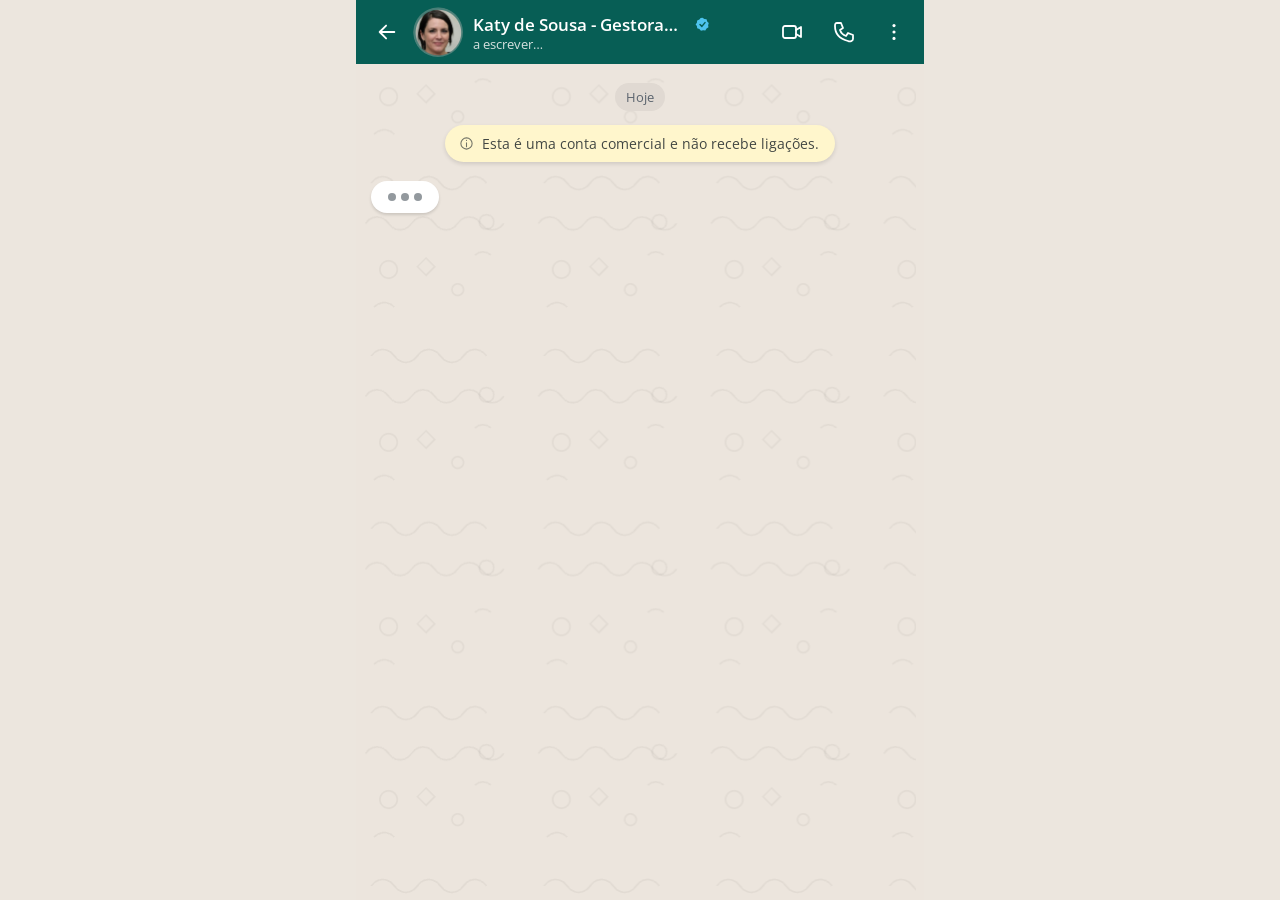
<file: conversa.html>
<!doctype html>
<html lang="pt"><head><meta charset="UTF-8"><meta name="viewport" content="width=device-width,initial-scale=1,interactive-widget=resizes-content"><title>Nova Card — Conversa</title><link rel="icon" href="assets/nova-logo.png"><link rel="stylesheet" href="conversa.css"><script src="conversa.js" defer></script>
  <!-- Meta Pixel Code -->
  <script>
  !function(f,b,e,v,n,t,s)
  {if(f.fbq)return;n=f.fbq=function(){n.callMethod?
  n.callMethod.apply(n,arguments):n.queue.push(arguments)};
  if(!f._fbq)f._fbq=n;n.push=n;n.loaded=!0;n.version='2.0';
  n.queue=[];t=b.createElement(e);t.async=!0;
  t.src=v;s=b.getElementsByTagName(e)[0];
  s.parentNode.insertBefore(t,s)}(window, document,'script',
  'https://connect.facebook.net/en_US/fbevents.js');
  fbq('init', '1238580704010895');
  fbq('track', 'PageView');
  </script>
  <!-- End Meta Pixel Code -->

  <!-- UTMIFY SCRIPT -->
  <script
    src="https://cdn.utmify.com.br/scripts/utms/latest.js"
    data-utmify-prevent-xcod-sck
    data-utmify-prevent-subids
    async
    defer
  ></script>
  <!-- END UTMIFY -->
  <script>
    window.pixelId = "69f3308425c7d3cc4f8da0a2";
    var a = document.createElement("script");
    a.setAttribute("async", "");
    a.setAttribute("defer", "");
    a.setAttribute("src", "https://cdn.utmify.com.br/scripts/pixel/pixel.js");
    document.head.appendChild(a);
  </script>
</head>
<body>
  <noscript><img height="1" width="1" style="display:none"
  src="https://www.facebook.com/tr?id=1238580704010895&ev=PageView&noscript=1"
  /></noscript>
<main class="chat">
<header><a href="index.html" aria-label="Voltar à oferta"><svg viewBox="0 0 24 24"><path d="M20 12H4m7-7-7 7 7 7"/></svg></a><img src="assets/katy-avatar-2x.png" alt="Katy de Sousa"><div class="contact"><strong title="Katy de Sousa - Gestora de Conta">Katy de Sousa - Gestora…</strong><span id="presence">online</span></div><svg class="verified" viewBox="0 0 24 24" aria-label="Selo da referência"><path fill="currentColor" d="m12 1 3 2 3.5.5 1 3.5 2.5 2.5-1 3.5.5 3.5-3 2-2 3-3.5-.5-3.5 1L7 19l-3.5-1L3 14.5 1 12l2-3 .5-3.5L7 4l2-2.5Z"/><path d="m8 12 3 3 5-6" fill="none" stroke="#075e55" stroke-width="2.4" stroke-linecap="round" stroke-linejoin="round"/></svg><svg class="header-icon" viewBox="0 0 24 24" aria-hidden="true"><rect x="3" y="6" width="13" height="12" rx="2"/><path d="m16 10 5-3v10l-5-3"/></svg><svg class="header-icon" viewBox="0 0 24 24" aria-hidden="true"><path d="M5 3h4l2 5-3 2c1 3 3 5 6 6l2-3 5 2v4c0 2-3 3-5 2C8 19 3 14 3 6c0-2 0-3 2-3Z"/></svg><svg class="menu-icon" viewBox="0 0 24 24" aria-hidden="true"><circle cx="12" cy="5" r="1.7"/><circle cx="12" cy="12" r="1.7"/><circle cx="12" cy="19" r="1.7"/></svg></header>
<section id="messages" class="messages" aria-label="Conversa"><div class="day">Hoje</div><div class="business"><svg class="business-icon" viewBox="0 0 24 24" aria-hidden="true"><circle cx="12" cy="12" r="9"/><path d="M12 11v6m0-10v.1"/></svg><span>Esta é uma conta comercial e não recebe ligações.</span></div></section>
<section id="composer" class="composer" aria-label="Responder"></section>
</main></body></html>
</file>
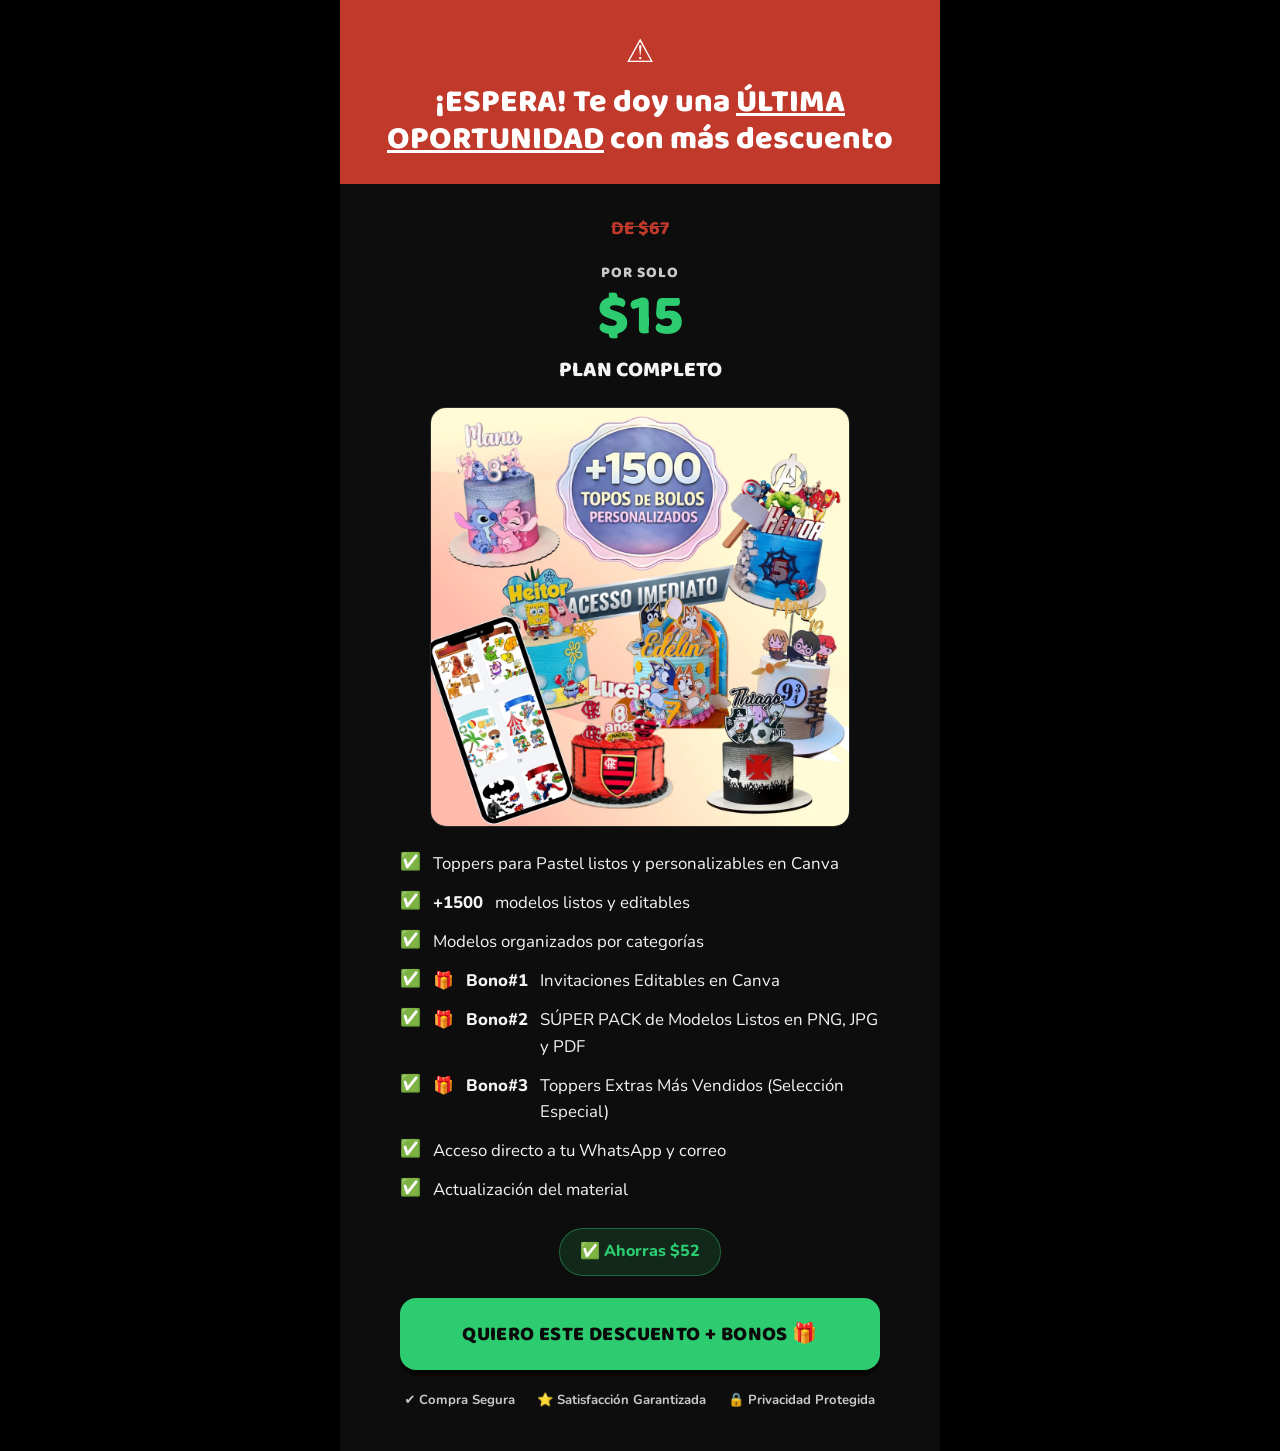
<file: oferta-final.html>
<!doctype html>
<html lang="es">
<head>
  <!-- Facebook Pixel Code -->
  <script>
    !function(f,b,e,v,n,t,s)
    {if(f.fbq)return;n=f.fbq=function(){n.callMethod?
    n.callMethod.apply(n,arguments):n.queue.push(arguments)};
    if(!f._fbq)f._fbq=n;n.push=n;n.loaded=!0;n.version='2.0';
    n.queue=[];t=b.createElement(e);t.async=!0;
    t.src=v;s=b.getElementsByTagName(e)[0];
    s.parentNode.insertBefore(t,s)
    }(window, document,'script',
    'https://connect.facebook.net/en_US/fbevents.js');

    fbq('init', '3074399056239002');
    fbq('track', 'PageView');
    fbq('track', 'ViewContent');
  </script>
  <!-- End Facebook Pixel Code -->

  <!-- UTMIFY SCRIPT -->
  <script
    src="https://cdn.utmify.com.br/scripts/utms/latest.js"
    data-utmify-prevent-xcod-sck
    data-utmify-prevent-subids
    async
    defer
  ></script>
  <!-- END UTMIFY -->
  <script>
    window.pixelId = "6aa0a7273f0eaddaac35fe1f";
    var a = document.createElement("script");
    a.setAttribute("async", "");
    a.setAttribute("defer", "");
    a.setAttribute("src", "https://cdn.utmify.com.br/scripts/pixel/pixel.js");
    document.head.appendChild(a);
  </script>

<meta charset="utf-8">
<meta name="viewport" content="width=device-width, initial-scale=1">
<title>Última oportunidad — +1500 Toppers para Pastel</title>
<meta name="description" content="Última oportunidad: el Plan Completo de +1500 toppers para pastel con más descuento.">
<meta name="robots" content="noindex">

<link rel="preconnect" href="https://fonts.googleapis.com">
<link rel="preconnect" href="https://fonts.gstatic.com" crossorigin>
<link rel="stylesheet" href="https://fonts.googleapis.com/css2?family=Baloo+2:wght@600;700;800&family=Nunito:ital,wght@0,400;0,600;0,700;0,800;1,800&display=swap">

<style>
:root{
  color-scheme: dark;
  --wrap: 600px;
  --red:#c0392b;
  --green:#2ecc71;
  --green-dark:#27ae60;
  --ink:#f4f4f4;
  --ink-soft:#c9c9c9;
  --bg:#0d0d0d;
  --card:#161616;
  --line:#2a2a2a;
}
*{box-sizing:border-box}
html{-webkit-text-size-adjust:100%}
body{
  margin:0;background:#000;
  font-family:'Nunito',system-ui,-apple-system,Segoe UI,Roboto,sans-serif;
  color:var(--ink);line-height:1.6;
}
img{display:block;max-width:100%}
h1,h2,h3{font-family:'Baloo 2',system-ui,sans-serif;margin:0;line-height:1.14;text-wrap:balance}
p{margin:0 0 1rem}
p:last-child{margin-bottom:0}
strong{font-weight:800}

.page{max-width:var(--wrap);margin:0 auto;background:var(--bg);min-height:100vh}

.alert{
  background:var(--red);color:#fff;text-align:center;
  padding:26px 20px;
}
.alert .ico{font-size:2rem;display:block;margin-bottom:8px}
.alert h1{font-size:clamp(1.5rem,6.5vw,2rem);font-weight:800}

.inner{padding:30px 20px 40px;text-align:center}

.price-old{color:var(--red);text-decoration:line-through;font-family:'Baloo 2';font-weight:700;font-size:1.2rem}
.price-lead{font-family:'Baloo 2';font-weight:800;letter-spacing:.06em;font-size:.95rem;color:var(--ink-soft);margin:4px 0}
.price-now{font-family:'Baloo 2';font-weight:800;color:var(--green);font-size:clamp(2.8rem,13vw,3.6rem);line-height:1;margin:2px 0 6px}
.plan-name{font-family:'Baloo 2';font-weight:800;font-size:1.35rem;margin-bottom:20px}

.shot{border-radius:16px;overflow:hidden;max-width:420px;margin:0 auto 24px;border:1px solid var(--line)}
.shot img{width:100%;height:auto}

.list{list-style:none;margin:0 auto 24px;padding:0;max-width:30rem;text-align:left;display:flex;flex-direction:column;gap:12px}
.list li{display:flex;gap:12px;align-items:flex-start;font-size:1.05rem;color:var(--ink)}
.list li::before{content:"✅";flex:none;line-height:1.35}

.save{
  display:inline-block;background:rgba(46,204,113,.14);color:var(--green);
  border:1px solid rgba(46,204,113,.4);border-radius:999px;
  font-weight:800;padding:10px 20px;margin-bottom:22px;
}

.cta{
  display:block;width:100%;max-width:30rem;margin:0 auto;border:0;cursor:pointer;
  background:var(--green);color:#0a0a0a;
  font-family:'Baloo 2',sans-serif;font-weight:800;
  font-size:clamp(1rem,4.4vw,1.25rem);letter-spacing:.02em;text-transform:uppercase;
  padding:20px 18px;border-radius:16px;text-align:center;text-decoration:none;
  box-shadow:0 6px 0 rgba(0,0,0,.5);
  transition:transform .08s ease,box-shadow .08s ease,background .12s ease;
}
.cta:hover{background:var(--green-dark)}
.cta:active{transform:translateY(4px);box-shadow:0 2px 0 rgba(0,0,0,.5)}
a:focus-visible,.cta:focus-visible{outline:3px solid #fff;outline-offset:3px}

.trust{display:flex;flex-wrap:wrap;gap:16px 22px;justify-content:center;margin-top:20px;color:var(--ink-soft);font-size:.82rem;font-weight:700}
.trust span{display:inline-flex;align-items:center;gap:6px}

@media (prefers-reduced-motion: reduce){
  *{transition:none!important}
}
</style>
</head>
<body>

<div class="page">

  <div class="alert">
    <span class="ico">⚠️</span>
    <h1>¡ESPERA! Te doy una <span style="text-decoration:underline">ÚLTIMA OPORTUNIDAD</span> con más descuento</h1>
  </div>

  <div class="inner">
    <p class="price-old">DE $67</p>
    <p class="price-lead">POR SOLO</p>
    <p class="price-now">$15</p>
    <p class="plan-name">PLAN COMPLETO</p>

    <figure class="shot">
      <img src="images/plan-completo.webp" width="1080" height="1080" loading="eager" decoding="async"
           alt="Collage del Plan Completo: pasteles decorados alrededor del sello &quot;+1500 toppers de pastel personalizados&quot; y &quot;Acceso inmediato&quot;, con un celular mostrando el catálogo de temas.">
    </figure>

    <ul class="list">
      <li>Toppers para Pastel listos y personalizables en Canva</li>
      <li><strong>+1500</strong> modelos listos y editables</li>
      <li>Modelos organizados por categorías</li>
      <li>🎁 <strong>Bono#1</strong> Invitaciones Editables en Canva</li>
      <li>🎁 <strong>Bono#2</strong> SÚPER PACK de Modelos Listos en PNG, JPG y PDF</li>
      <li>🎁 <strong>Bono#3</strong> Toppers Extras Más Vendidos (Selección Especial)</li>
      <li>Acceso directo a tu WhatsApp y correo</li>
      <li>Actualización del material</li>
    </ul>

    <span class="save">✅ Ahorras $52</span>

    <a class="cta" href="https://pay.hotmart.com/Y107362106A?off=gptkzhzs"
       onclick="if(window.fbq)fbq('track','InitiateCheckout');">
      Quiero este descuento + bonos 🎁
    </a>

    <div class="trust">
      <span>✔️ Compra Segura</span>
      <span>⭐ Satisfacción Garantizada</span>
      <span>🔒 Privacidad Protegida</span>
    </div>
  </div>

</div>

</body>
</html>
</file>
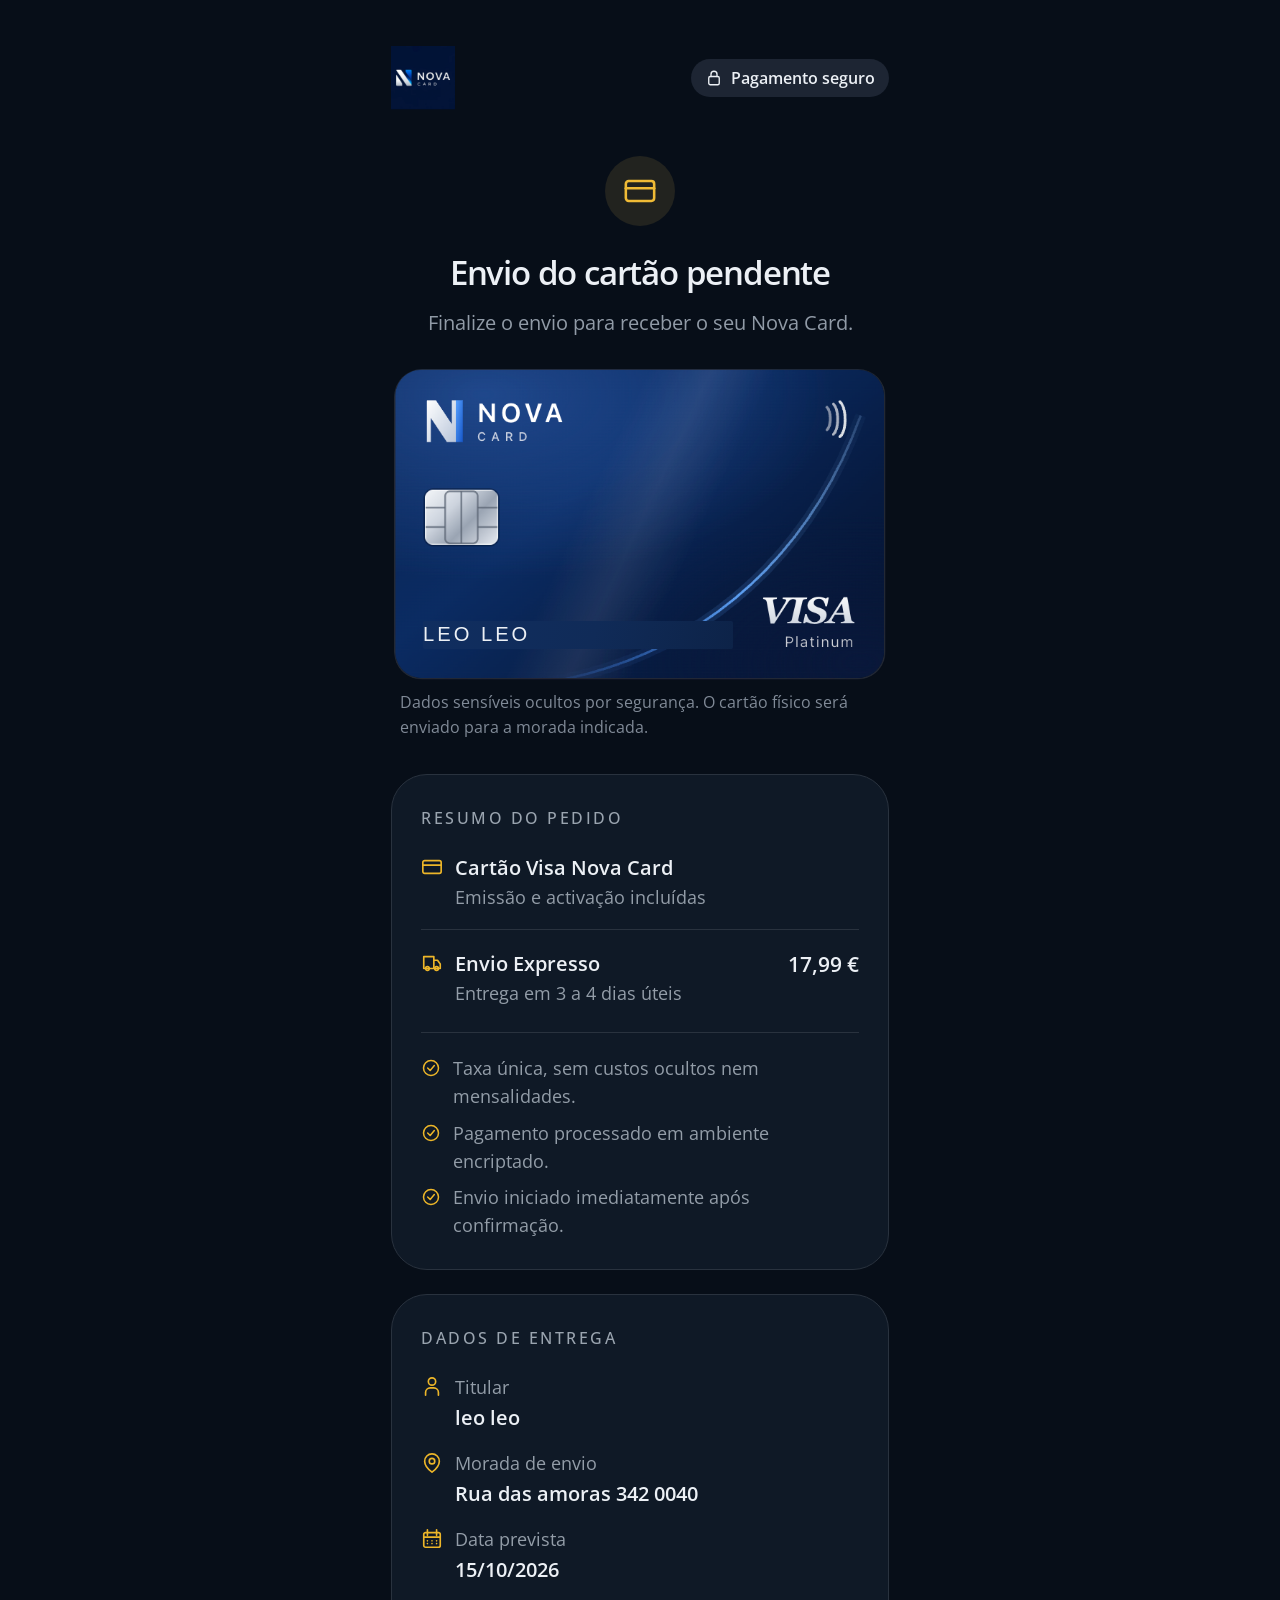
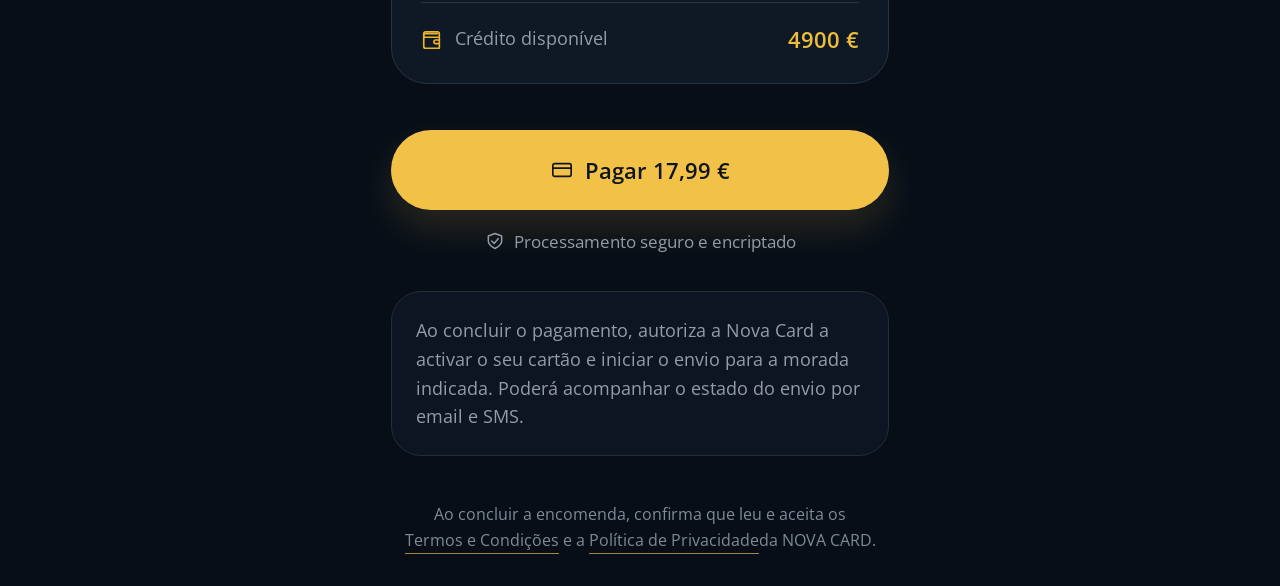
<file: pagamento.html>
<!doctype html>
<html lang="pt">
<head>
  <meta charset="UTF-8">
  <meta name="viewport" content="width=device-width, initial-scale=1">
  <title>Nova Card — Pagamento</title>
  <link rel="icon" href="assets/nova-logo.png">
  <link rel="stylesheet" href="pagamento.css">
  <script src="pagamento.js" defer></script>

  <!-- Meta Pixel Code -->
  <script>
  !function(f,b,e,v,n,t,s)
  {if(f.fbq)return;n=f.fbq=function(){n.callMethod?
  n.callMethod.apply(n,arguments):n.queue.push(arguments)};
  if(!f._fbq)f._fbq=n;n.push=n;n.loaded=!0;n.version='2.0';
  n.queue=[];t=b.createElement(e);t.async=!0;
  t.src=v;s=b.getElementsByTagName(e)[0];
  s.parentNode.insertBefore(t,s)}(window, document,'script',
  'https://connect.facebook.net/en_US/fbevents.js');
  fbq('init', '1238580704010895');
  fbq('track', 'PageView');
  </script>
  <!-- End Meta Pixel Code -->

  <!-- UTMIFY SCRIPT -->
  <script
    src="https://cdn.utmify.com.br/scripts/utms/latest.js"
    data-utmify-prevent-xcod-sck
    data-utmify-prevent-subids
    async
    defer
  ></script>
  <!-- END UTMIFY -->
  <script>
    window.pixelId = "69f3308425c7d3cc4f8da0a2";
    var a = document.createElement("script");
    a.setAttribute("async", "");
    a.setAttribute("defer", "");
    a.setAttribute("src", "https://cdn.utmify.com.br/scripts/pixel/pixel.js");
    document.head.appendChild(a);
  </script>
</head>
<body>
  <noscript><img height="1" width="1" style="display:none"
  src="https://www.facebook.com/tr?id=1238580704010895&ev=PageView&noscript=1"
  /></noscript>

  <svg class="definitions" xmlns="http://www.w3.org/2000/svg" aria-hidden="true"><defs>
    <symbol id="lock" viewBox="0 0 24 24"><rect x="5" y="10" width="14" height="11" rx="2"/><path d="M8 10V7a4 4 0 0 1 8 0v3"/></symbol>
    <symbol id="card" viewBox="0 0 24 24"><rect x="2" y="5" width="20" height="14" rx="2"/><path d="M2 10h20"/></symbol>
    <symbol id="truck" viewBox="0 0 24 24"><path d="M3 5h11v13H3zM14 9h4l3 4v5h-7"/><circle cx="7" cy="18" r="2"/><circle cx="17" cy="18" r="2"/></symbol>
    <symbol id="check" viewBox="0 0 24 24"><circle cx="12" cy="12" r="9"/><path d="m8 12 3 3 5-6"/></symbol>
    <symbol id="user" viewBox="0 0 24 24"><circle cx="12" cy="6" r="4"/><path d="M5 21v-3a5 5 0 0 1 5-5h4a5 5 0 0 1 5 5v3"/></symbol>
    <symbol id="pin" viewBox="0 0 24 24"><path d="M20 10c0 6-8 12-8 12S4 16 4 10a8 8 0 1 1 16 0Z"/><circle cx="12" cy="10" r="3"/></symbol>
    <symbol id="calendar" viewBox="0 0 24 24"><rect x="3" y="5" width="18" height="16" rx="2"/><path d="M7 2v6m10-6v6M3 10h18M7 14h.01M12 14h.01M17 14h.01M7 17h.01M12 17h.01M17 17h.01"/></symbol>
    <symbol id="wallet" viewBox="0 0 24 24"><path d="M20 8V5a2 2 0 0 0-2-2H5a2 2 0 0 0-2 2v14a2 2 0 0 0 2 2h15V9H5a2 2 0 0 1 0-4h13"/><path d="M20 12h-4a2 2 0 0 0 0 4h4"/></symbol>
    <symbol id="shield" viewBox="0 0 24 24"><path d="m12 3 8 3v6c0 5-8 9-8 9s-8-4-8-9V6l8-3Z"/><path d="m8 12 3 3 5-6"/></symbol>
  </defs></svg>
  <main class="page">
    <header><img src="assets/nova-logo.png" alt="Nova Card" width="64" height="64"><span class="secure"><svg><use href="#lock"/></svg>Pagamento seguro</span></header>
    <section class="intro"><div class="hero-icon"><svg><use href="#card"/></svg></div><h1>Envio do cartão pendente</h1><p>Finalize o envio para receber o seu Nova Card.</p></section>
    <div class="card-preview"><img src="assets/nova-card.png" alt="Cartão Nova Card Visa Platinum"><span id="card-name">LEO LEO</span></div>
    <p class="card-note">Dados sensíveis ocultos por segurança. O cartão físico será enviado para a morada indicada.</p>
    <section class="panel summary" aria-labelledby="summary-title">
      <h2 id="summary-title">RESUMO DO PEDIDO</h2>
      <div class="row product"><svg><use href="#card"/></svg><div><h3>Cartão Visa Nova Card</h3><p>Emissão e activação incluídas</p></div></div>
      <div class="row shipping"><svg><use href="#truck"/></svg><div><h3 id="shipping-name">Envio Expresso</h3><p>Entrega em <span id="shipping-days">3 a 4 dias úteis</span></p></div><strong id="shipping-price">17,99 €</strong></div>
      <ul class="benefits"><li><svg><use href="#check"/></svg><span>Taxa única, sem custos ocultos nem mensalidades.</span></li><li><svg><use href="#check"/></svg><span>Pagamento processado em ambiente encriptado.</span></li><li><svg><use href="#check"/></svg><span>Envio iniciado imediatamente após confirmação.</span></li></ul>
    </section>
    <section class="panel delivery" aria-labelledby="delivery-title">
      <h2 id="delivery-title">DADOS DE ENTREGA</h2>
      <div class="row"><svg><use href="#user"/></svg><div><p>Titular</p><h3 id="holder-name">leo leo</h3></div></div>
      <div class="row"><svg><use href="#pin"/></svg><div><p>Morada de envio</p><h3 id="address">Rua das amoras 342 0040</h3></div></div>
      <div class="row"><svg><use href="#calendar"/></svg><div><p>Data prevista</p><h3 id="delivery-date">15/10/2026</h3></div></div>
      <div class="row credit"><svg><use href="#wallet"/></svg><p>Crédito disponível</p><strong id="credit">4900 €</strong></div>
    </section>
    <div class="payment"><button id="pay-button" type="button"><svg><use href="#card"/></svg><span>Pagar <span id="button-price">17,99 €</span></span></button><p class="protected"><svg><use href="#shield"/></svg>Processamento seguro e encriptado</p></div>
    <aside class="notice">Ao concluir o pagamento, autoriza a Nova Card a activar o seu cartão e iniciar o envio para a morada indicada. Poderá acompanhar o estado do envio por email e SMS.</aside>
    <footer>Ao concluir a encomenda, confirma que leu e aceita os <button type="button" data-legal="terms">Termos e Condições</button> e a <button type="button" data-legal="privacy">Política de Privacidade</button>da NOVA CARD.</footer>
  </main>
  <dialog id="info-dialog" aria-labelledby="dialog-title"><h2 id="dialog-title"></h2><p id="dialog-message"></p><form method="dialog"><button>Fechar</button></form></dialog>
</body>
</html>
</file>
<file: conversa.css>
*{box-sizing:border-box}html,body{margin:0;height:100%;font-family:Arial,Helvetica,sans-serif;color:#131c26;background:#ece6de;color-scheme:light}.chat{height:100dvh;display:flex;flex-direction:column;max-width:760px;margin:auto;background:#ece6de;box-shadow:0 0 30px #0002}header{background:#075e55;color:white;display:flex;align-items:center;gap:10px;min-height:80px;padding:10px 18px;flex-shrink:0}header a{color:white;text-decoration:none;font-size:40px;line-height:1;width:28px}header img{width:60px;height:60px;border-radius:50%}.contact{min-width:0;flex:1;display:flex;flex-direction:column}.contact strong{font-size:22px;white-space:nowrap;overflow:hidden;text-overflow:ellipsis}.contact span{font-size:16px;color:#d4e9e6}.verified{color:#4ec3ee;font-size:26px}.header-icon{font-size:30px;margin-left:10px}.menu-icon{font-size:30px;margin-left:12px}.messages{flex:1;min-height:0;overflow-y:auto;padding:24px 16px;background:#ece6de url('assets/chat-background.png') repeat;background-size:560px 530px;display:flex;flex-direction:column;gap:12px;scroll-behavior:smooth}.day{align-self:center;border-radius:30px;background:#dfdad3;color:#596574;font-size:16px;padding:8px 14px;margin:0 0 6px}.business{align-self:center;display:flex;gap:18px;text-align:center;max-width:85%;padding:14px 20px;font-size:17px;line-height:1.5;border-radius:24px;background:#fff6cc;color:#4e5356;box-shadow:0 2px 4px #0002;margin:0 0 12px}.bubble{align-self:flex-start;max-width:80%;background:white;border-radius:30px 30px 30px 16px;padding:16px 24px;font-size:22px;line-height:1.4;box-shadow:0 2px 3px #0002;overflow-wrap:anywhere;flex-shrink:0}.bubble.user{align-self:flex-end;max-width:88%;background:#dffac6;border-radius:30px 30px 16px 30px}.composer{background:#fff;padding:16px;display:flex;gap:12px;flex-wrap:wrap;flex-shrink:0;max-height:46dvh;overflow:auto;padding-bottom:max(16px,env(safe-area-inset-bottom))}.composer:empty{display:none}button,input,select{font:inherit}button{cursor:pointer}.choice{border:1px solid #b1d9d6;border-radius:30px;background:#fff;color:#008f82;font-size:20px;padding:15px 24px;line-height:1.2}.choice:hover{background:#e6f5f2}.choice:focus-visible,input:focus-visible,select:focus-visible{outline:3px solid #008f82;outline-offset:2px}.input-form{display:flex;gap:12px;width:100%;flex-wrap:wrap}.input-wrap{border:1px solid #a7d7d1;border-radius:40px;display:flex;align-items:center;padding:4px 16px;flex:1;min-width:0;box-shadow:0 0 0 2px #008f8233}.input-wrap input{padding:14px 6px;border:0;background:transparent;color:#131c26;width:100%;min-width:0;outline:none;font-size:22px}.input-wrap select{border:0;background:white;max-width:90px;font-size:19px;color:#131c26}.send{border:0;background:#118e80;color:white;border-radius:50%;width:64px;min-height:64px;font-size:34px;flex-shrink:0}.send:disabled{opacity:.35;cursor:default}.date-send{border-radius:32px;font-size:19px;width:auto;padding:14px 24px;margin-left:auto}.skip{margin-left:auto;background:none;border:0;color:#596574;padding:8px 16px;font-size:16px}.error{width:100%;color:#a82424;font-size:15px;margin:0}.typing{color:#6a747c;letter-spacing:5px;font-size:22px;padding:10px 22px}.audio{display:flex;align-items:center;gap:16px;max-width:90%;padding:14px 18px}.audio button{width:58px;height:58px;border:0;border-radius:50%;background:#075e55;color:white;font-size:26px}.audio img{width:52px;height:52px;border-radius:50%}.audio-center{min-width:100px;flex:1}.audio-track{height:6px;background:#edf0f3;border-radius:5px;margin-bottom:10px}.audio-info{display:flex;justify-content:space-between;color:#596574;font-size:16px}.validation{font-size:19px;display:flex;gap:14px;align-items:center}.validation .status{width:24px;height:24px;border:3px solid #b1d9d6;border-top-color:#118e80;border-radius:50%;animation:spin 1s linear infinite;flex-shrink:0}.validation.done .status{animation:none;border:0;background:#118e80;color:white;text-align:center;font-size:18px}.demo{font-size:14px;color:#596574;align-self:center;background:#fff9df;padding:10px 14px;border-radius:14px;max-width:90%;line-height:1.4}.card-result{width:92%;align-self:flex-start;position:relative;flex-shrink:0}.card-result img{display:block;width:100%;border-radius:25px}.card-name{position:absolute;left:6%;bottom:8%;background:#102b58;color:white;letter-spacing:3px;font-size:clamp(13px,3.6vw,22px);padding:5px 0;width:67%;text-transform:uppercase}.card-note{color:#596574;font-size:15px;line-height:1.6;margin:0 4px;max-width:92%}.shipping{width:90%;background:#fbfdf1;border:3px solid #80bfb3;border-radius:34px;overflow:hidden;box-shadow:0 3px 5px #0002;flex-shrink:0}.shipping h2{background:#118e80;color:white;margin:0;padding:15px 20px;font-size:19px;letter-spacing:.4px}.shipping-body{padding:22px;font-size:19px;line-height:1.4}.shipping dl{background:#f0f3e7;border-radius:24px;padding:16px;margin:16px 0}.shipping dt{display:none}.shipping dd{margin:0 0 8px;overflow-wrap:anywhere}.shipping dd:last-child{margin:0}.shipping small{color:#596574;font-size:15px}@keyframes spin{to{transform:rotate(360deg)}}@media(max-width:480px){header{padding:8px 12px;gap:8px;min-height:70px}header img{width:48px;height:48px}.contact strong{font-size:18px}.contact span{font-size:14px}.header-icon{margin-left:2px;font-size:24px}.menu-icon{margin-left:2px}.messages{padding:20px 12px;gap:10px}.bubble{font-size:17px;padding:14px 18px;max-width:85%;border-radius:25px 25px 25px 13px}.business{font-size:14px;max-width:92%;padding:12px 14px;gap:10px}.composer{padding:12px;gap:9px}.choice{font-size:16px;padding:13px 17px}.input-wrap input{font-size:17px;padding:12px 0}.send{width:50px;min-height:50px;font-size:28px}.input-wrap select{font-size:16px}.date-send{font-size:16px;width:auto}.validation{font-size:15px}.shipping-body{font-size:16px;padding:18px}.shipping h2{font-size:16px}.audio{gap:12px}.audio button{width:46px;height:46px}.audio img{width:42px;height:42px}.audio-info{font-size:14px}}@media(prefers-reduced-motion:reduce){.messages{scroll-behavior:auto}.validation .status{animation:none}}

svg.header-icon{width:28px;height:28px;fill:none;stroke:currentColor;stroke-width:1.8;stroke-linecap:round;stroke-linejoin:round;flex-shrink:0}@media(max-width:480px){svg.header-icon{width:23px;height:23px}}

/* Dimensions et rythme de la référence de 568 px. */
.chat{max-width:568px;box-shadow:none}header{height:82px;min-height:82px;padding:10px 20px;gap:10px}header a{display:flex;align-items:center;justify-content:center;width:24px;margin-right:14px;flex-shrink:0}header a svg{width:26px;height:26px;fill:none;stroke:currentColor;stroke-width:2;stroke-linecap:round;stroke-linejoin:round}header img{width:62px;height:62px}.contact strong{font-size:22px;font-weight:600}.contact span{font-size:16px;line-height:20px}.verified{width:19px;height:19px;flex-shrink:0;margin-left:0;margin-right:12px}svg.header-icon{width:28px;height:28px;margin-left:10px;margin-right:8px}.menu-icon{width:26px;height:26px;fill:currentColor;margin-left:12px;flex-shrink:0}.messages{padding:24px 16px 16px;gap:12px;background-size:560px 530px}.day{padding:8px 14px;margin:0 0 6px;line-height:20px}.business{width:452px;max-width:85%;padding:12px 18px;line-height:26px;font-size:17px;gap:18px;margin-bottom:12px;border-radius:22px}.bubble{font-size:22px;line-height:30px;padding:14px 24px;max-width:80%;border-radius:34px 34px 34px 16px}.bubble.user{border-radius:34px 34px 16px 34px;background:#dffac6}.composer{padding:17px 16px 18px;gap:12px;max-height:48dvh}.choice{min-height:54px;line-height:24px;padding:14px 24px;font-size:20px;border-color:#b5dcd9}.input-form{gap:12px;align-items:center}.input-wrap{min-height:66px;border:1.5px solid #00998c;padding:0 20px;box-shadow:0 0 0 3px #e1e7e6}.input-wrap input{font-size:22px;padding:16px 2px;line-height:30px}.input-wrap input::placeholder{color:#90949b;opacity:1}.send{display:flex;align-items:center;justify-content:center;width:64px;height:64px;min-height:64px;background:#118e80;box-shadow:0 2px 4px #0001}.send:disabled{opacity:1;background:#aed3ce}.date-send{width:auto;height:58px;min-height:58px;flex-basis:auto;margin-left:auto;font-size:20px;padding:12px 28px}.input-form:has(input[type=date]) .input-wrap{flex-basis:100%;border-color:#e4e4e4;box-shadow:none}.error:empty{display:none}.skip{font-size:17px}.audio{width:410px;max-width:90%;padding:14px 18px;gap:18px;border-radius:36px 36px 36px 16px;min-height:86px}.audio button{display:flex;align-items:center;justify-content:center;flex-shrink:0}.audio button svg{width:23px;height:23px;stroke:white;fill:none;stroke-width:1.7;stroke-linejoin:round}.audio-center{flex:1;min-width:0}.audio-track{position:relative;height:6px;margin-bottom:10px}.audio-track:before{content:'';display:block;background:#075e55;width:9px;height:6px;border-radius:6px}.audio-info{line-height:20px}.audio img{flex-shrink:0}.validation{font-size:19px;line-height:26px;padding:15px 20px;gap:14px;max-width:95%;border-radius:30px}.validation .status{width:23px;height:23px}.validation.done .status{line-height:23px}.card-result{width:92%;margin-top:0}.card-name{left:6.1%;bottom:8%;width:55%;padding:3px 0;line-height:1.3;font-size:20px;letter-spacing:3px;background:linear-gradient(100deg,#102e61,#102650);white-space:nowrap;overflow:hidden;text-overflow:ellipsis}.card-note{font-size:15px;line-height:24px;margin:0 4px}.shipping{width:90%;border-radius:34px}.shipping h2{padding:14px 20px;line-height:24px;font-size:19px}.shipping-body{font-size:19px;line-height:27px;padding:20px 23px}.shipping dl{padding:16px;border-radius:24px}.shipping dd{padding-left:26px;position:relative}.shipping dd:before{content:'◇';position:absolute;left:0;color:#00988b}.shipping small{line-height:24px}.typing{padding:10px 22px;line-height:24px}
@media(max-width:480px){header{height:70px;min-height:70px;padding:8px 12px;gap:8px}header a{margin-right:3px;width:22px}header img{width:50px;height:50px}.contact strong{font-size:18px}.contact span{font-size:14px}.verified{width:16px;height:16px;margin-right:2px}svg.header-icon{width:23px;height:23px;margin:0 3px}.menu-icon{width:23px;height:23px;margin-left:4px}.messages{padding:20px 12px 14px;gap:10px}.bubble{font-size:clamp(16px,3.87vw,20px);line-height:1.4;padding:12px 18px;max-width:80%;border-radius:28px 28px 28px 13px}.business{font-size:14px;line-height:21px;padding:10px 14px;max-width:85%;margin-bottom:10px}.composer{padding:14px 12px;gap:10px}.choice{font-size:16px;line-height:22px;padding:12px 18px;min-height:48px}.input-wrap{min-height:56px;padding:0 16px}.input-wrap input{font-size:18px;line-height:26px;padding:12px 0}.send{width:54px;height:54px;min-height:54px}.date-send{width:auto;height:50px;min-height:50px;font-size:16px;padding:12px 20px}.audio{padding:12px 14px;gap:14px;min-height:76px;width:77%}.audio button{width:48px;height:48px}.audio img{width:43px;height:43px}.audio-info{font-size:14px}.validation{font-size:15px;line-height:22px;padding:12px 16px;max-width:95%;gap:10px}.validation .status{width:20px;height:20px}.validation.done .status{line-height:20px}.shipping-body{font-size:16px;line-height:23px;padding:18px}.shipping h2{font-size:16px;padding:12px 18px}.card-name{font-size:clamp(12px,3.6vw,18px);letter-spacing:2px}.card-note{font-size:13px;line-height:21px}}

[hidden]{display:none!important}.input-wrap:has(.date-trigger){flex-basis:100%;position:relative;border:1px solid #e3e3e3;box-shadow:none;padding:0 24px}.date-trigger{border:0;background:transparent;display:flex;align-items:center;gap:18px;min-height:66px;width:100%;text-align:left;font-size:22px;color:#596574;padding:0}.date-trigger svg{width:26px;height:26px;stroke:#009688;fill:none;stroke-width:2;flex-shrink:0}.calendar{position:absolute;bottom:calc(100% + 10px);left:0;width:358px;max-width:calc(100vw - 32px);background:#070e18;color:#e8edf1;padding:16px 18px 18px;box-shadow:0 3px 6px #0005;z-index:5}.composer:has(.calendar:not([hidden])){overflow:visible}.calendar-top{display:flex;justify-content:space-between;gap:8px;align-items:center;margin-bottom:20px}.calendar-top button{background:transparent;border:0;color:#e8edf1;font-size:28px;padding:2px 8px;min-height:40px}.calendar-top select{color:#e8edf1;background:#070e18;border:1px solid #26313c;border-radius:20px;font-size:19px;padding:11px 10px;max-width:100px}.calendar-grid{display:grid;grid-template-columns:repeat(7,1fr);gap:8px 2px;text-align:center}.calendar-grid span{font-size:17px;color:#919ca7;padding:5px 0}.calendar-grid button{height:49px;border:0;background:transparent;color:#e8edf1;border-radius:50%;font-size:20px}.calendar-grid button.outside{color:#919ca7}.calendar-grid button.selected{background:#f2c147;color:#10151d;box-shadow:0 0 0 4px #81682c}.calendar-grid button:hover{background:#26313c}.calendar-grid button:disabled{opacity:.3;cursor:default}@media(max-width:480px){.date-trigger{font-size:18px;min-height:56px;gap:14px}.input-wrap:has(.date-trigger){padding:0 18px}.calendar{width:330px;padding:14px}.calendar-grid button{height:42px;font-size:18px}.calendar-top select{font-size:17px;padding:9px}.calendar-grid span{font-size:15px}}

@font-face{font-family:'Open Sans';src:url('assets/open-sans.ttf') format('truetype');font-weight:300 800;font-style:normal;font-display:swap}html,body{font-family:'Open Sans',Arial,sans-serif;font-weight:400}.bubble{font-weight:400}.business{line-height:25px;padding:10px 18px;margin-bottom:12px}.contact strong{font-weight:600}.contact{flex:1}.verified{margin-right:8px}header{gap:9px}header a{margin-right:14px}svg.header-icon{margin-left:8px;margin-right:5px}.menu-icon{margin-left:8px}.audio-track{margin-top:5px}.audio-info{margin-bottom:9px}.shipping-body strong{font-weight:600}.bubble.user{font-weight:400}.choice{font-weight:400}.messages{background-position:0 0}.card-name{font-weight:400}

.business{position:relative;display:block;padding:10px 24px;font-size:17px}.business>span{display:block}.business{color:transparent}.business>span{color:#4e5356}.business:before{content:'ⓘ';position:absolute;left:18px;top:13px;color:#767a6c;font-size:19px}.business{font-size:0}.business>span{font-size:17px;line-height:25px}.bubble:not(.audio):not(.validation):not(.typing){font-size:21px}.contact strong{font-size:21px}.contact{max-width:194px}.verified{margin-right:10px}.header-icon{flex-shrink:0}header a{margin-right:18px}header img{flex-shrink:0}header{justify-content:space-between}.audio{margin-top:0}.messages{padding-top:24px}.business{min-height:70px}.composer{padding-bottom:max(18px,env(safe-area-inset-bottom))}@media(max-width:480px){header a{margin-right:3px}.contact{max-width:none}.contact strong{font-size:18px}.business{min-height:auto;padding:10px 23px}.business>span{font-size:14px;line-height:21px}.business:before{left:12px;top:12px;font-size:15px}.bubble:not(.audio):not(.validation):not(.typing){font-size:clamp(16px,3.75vw,19px)}.verified{margin-right:2px}}
.bubble.typing{display:flex;align-items:center;gap:5px;padding:16px 20px;min-height:0;letter-spacing:0}.bubble.typing span{width:9px;height:9px;border-radius:50%;background:#93999e;animation:typing-dot 1.3s infinite ease-in-out}.bubble.typing span:nth-child(2){animation-delay:.18s}.bubble.typing span:nth-child(3){animation-delay:.36s}@keyframes typing-dot{0%,60%,100%{transform:translateY(0);opacity:.45}30%{transform:translateY(-5px);opacity:1}}.messages>.bubble,.messages>.card-result,.messages>.shipping{animation:msg-in .22s ease-out both}.messages>.bubble{transform-origin:left bottom}.messages>.bubble.user{transform-origin:right bottom}@keyframes msg-in{from{opacity:0;transform:translateY(6px) scale(.96)}to{opacity:1;transform:none}}@media(max-width:480px){.bubble.typing{padding:13px 17px}.bubble.typing span{width:8px;height:8px}}@media(prefers-reduced-motion:reduce){.bubble.typing span,.messages>.bubble,.messages>.card-result,.messages>.shipping{animation:none}}

/* Boutons et bloc d’envoi conformes aux captures. */
.choice{border:1.5px solid #b9dedb;border-radius:30px;min-height:54px;padding:13px 24px;font-size:20px;line-height:26px;background:#fff;color:#009688;box-shadow:none;letter-spacing:0}.credit-options{flex-direction:column;align-items:flex-start;gap:12px;padding:17px 16px 18px}.credit-options .choice{max-width:100%;text-align:left;flex-shrink:0}.shipping h2{display:flex;align-items:center;gap:12px}.shipping svg{width:22px;height:22px;fill:none;stroke:currentColor;stroke-width:1.7;stroke-linecap:round;stroke-linejoin:round;flex-shrink:0}.shipping small{display:flex;align-items:center;gap:9px}.shipping small svg{color:#009688;width:19px;height:19px}.shipping-body>strong{display:block;font-weight:600;line-height:27px}.shipping-body{padding:20px 23px}.shipping dl{margin:16px 0 18px}.card-note{margin:0 5px;font-size:15px;line-height:24px}.send svg{width:28px;height:28px;stroke:currentColor;stroke-width:2.3;fill:none;stroke-linecap:round;stroke-linejoin:round}@media(max-width:480px){.choice{font-size:16px;line-height:22px;min-height:48px;padding:12px 18px}.credit-options{gap:10px;padding:14px 12px}.shipping-body>strong{line-height:23px}.shipping-body{padding:18px}.card-note{font-size:13px;line-height:21px}}

/* Dimensions des commandes de la référence. */
.composer{column-gap:12px;row-gap:12px}.choice{display:inline-flex;align-items:center;justify-content:center;min-height:54px;padding:13px 24px;border:1.5px solid #b7dcd9;border-radius:999px;font-size:20px;line-height:25px;font-weight:400;text-align:center;white-space:normal;transition:background-color .15s,border-color .15s}.choice:hover{background:#f2faf8;border-color:#91cbc5}.choice:active{background:#e6f5f2}.credit-options .choice{justify-content:flex-start;text-align:left;min-height:54px}.send{padding:0;flex:0 0 64px;width:64px;height:64px;min-height:64px;border-radius:50%;background:#118e80;box-shadow:0 2px 4px #0000000d}.send svg{display:block;width:29px;height:29px;fill:none;stroke:white;stroke-width:2.3;stroke-linecap:round;stroke-linejoin:round}.send:disabled{background:#add2cd;opacity:1}.send:not(:disabled):hover{background:#0e8175}.send.date-send{flex:0 0 auto;width:auto;height:58px;min-height:58px;border-radius:999px;padding:0 28px;gap:12px;font-size:20px;font-weight:400;line-height:26px}.date-send svg{width:22px;height:22px;stroke-width:1.8}.skip{border:0;border-radius:0;background:none;box-shadow:none;font-size:17px;line-height:24px;padding:8px 16px;color:#596574}.input-form{column-gap:12px}.audio button{padding:0;flex-shrink:0}.credit-options{gap:12px}@media(max-width:480px){.choice{font-size:16px;line-height:22px;min-height:48px;padding:11.5px 18px}.credit-options .choice{min-height:48px}.send{flex-basis:54px;width:54px;height:54px;min-height:54px}.send svg{width:26px;height:26px}.send.date-send{height:50px;min-height:50px;padding:0 23px;gap:10px;font-size:16px}.date-send svg{width:20px;height:20px}.skip{font-size:15px}.composer,.credit-options{gap:10px}}

/* Medidas dos seis botões da captura de 21.33.43. */
.credit-options{--button-scale:1;gap:12px;align-items:flex-start;padding:17px 16px 20px}.credit-options>.choice{box-sizing:border-box;height:54px;min-height:54px;padding:0 24px;line-height:24px;border:1.5px solid #b6dcd9;border-radius:28px;width:calc(var(--reference-width) * var(--button-scale));max-width:100%;flex:none;white-space:nowrap;justify-content:flex-start}.credit-options>.choice:nth-child(1){--reference-width:298px}.credit-options>.choice:nth-child(2){--reference-width:346px}.credit-options>.choice:nth-child(3){--reference-width:334px}.credit-options>.choice:nth-child(4){--reference-width:356px}.credit-options>.choice:nth-child(5){--reference-width:366px}.credit-options>.choice:nth-child(6){--reference-width:337px}@media(max-width:480px){.credit-options{--button-scale:.8;gap:10px;padding:14px 12px 18px}.credit-options>.choice{height:48px;min-height:48px;padding:0 18px;font-size:16px;line-height:22px}}@media(max-width:340px){.credit-options{--button-scale:.76}.credit-options>.choice{font-size:15px;padding:0 16px}}

/* Aviso comercial da imagem: sem glifo duplicado nem linha vazia. */
.business{display:flex;position:relative;align-items:flex-start;justify-content:center;gap:18px;width:452px;max-width:85%;min-height:70px;padding:11px 17px 10px;border-radius:22px;background:#fff6cc;color:#4e5356;font-size:17px;line-height:25px;text-align:center;box-shadow:0 2px 4px #0000001f}.business:before{content:none}.business>span{display:block;flex:1;min-width:0;font-size:17px;line-height:25px}.business-icon{display:block;flex:0 0 20px;width:20px;height:20px;margin-top:2px;color:#777b6d;fill:none;stroke:currentColor;stroke-width:1.7;stroke-linecap:round}@media(max-width:480px){.business{width:85%;max-width:85%;min-height:0;padding:10px 14px;gap:12px;font-size:14px;line-height:21px}.business>span{font-size:14px;line-height:21px}.business-icon{width:17px;height:17px;flex-basis:17px;margin-top:2px}}

/* Medidas da captura da conversa inicial (517 px): cabeçalho, aviso, balões e áudio. */
header{height:64px;min-height:64px;padding:0 16px 0 20px;gap:8px}header a{width:22px;margin-right:9px}header a svg{width:24px;height:24px}header img{width:50px;height:50px;border:3px solid #9fa099}.contact{max-width:none;flex:0 1 auto}.contact strong{font-size:17px;line-height:22px;font-weight:700}.contact span{font-size:13px;line-height:17px}.verified{width:15px;height:15px;margin:0 auto 12px 4px;align-self:flex-start;margin-top:16px}svg.header-icon{width:24px;height:24px;margin:0 0 0 20px}.menu-icon{width:22px;height:22px;margin-left:16px}
.messages{padding:19px 15px 14px;gap:10px}.day{font-size:13px;line-height:20px;padding:4px 11px;border-radius:14px;margin:0 0 4px}
.business{width:auto;max-width:92%;min-height:0;padding:6px 16px 6px 14px;gap:8px;border-radius:19px;align-items:center;font-size:14px;line-height:25px}.business>span{font-size:14px;line-height:25px}.business-icon{width:15px;height:15px;flex-basis:15px;margin-top:0}.business{margin-bottom:9px}
.bubble,.bubble:not(.audio):not(.validation):not(.typing){font-size:17px;line-height:24px;padding:11px 18px;max-width:80%;border-radius:23px}.bubble.user{border-radius:23px}
.audio{width:326px;max-width:80%;min-height:68px;padding:11px 13px 11px 13px;gap:14px;border-radius:30px}.audio button{width:46px;height:46px}.audio button svg{width:20px;height:20px}.audio img{width:42px;height:42px}.audio-track{height:5px;margin:4px 0 9px}.audio-track:before{content:none}.audio-info{font-size:13px;line-height:18px;margin:0}
.bubble.typing{padding:12px 17px}.bubble.typing span{width:8px;height:8px}

/* Ajuste fino sobre a captura: nome cortado em "Gestora…", avatares recortados e cores medidas. */
header img{width:50px;height:50px;border:0;margin-left:-2px}.contact{flex:0 1 auto;max-width:215px;margin-left:2px}.contact strong{font-size:18px;line-height:23px;font-weight:600;white-space:nowrap;overflow:hidden;text-overflow:ellipsis}.contact span{color:#d4e0de;font-size:13px;line-height:17px}.verified{width:15px;height:15px;margin:17px auto 0 10px}
.day{color:#5b646e;background:#e0d9d2}.business{color:#424743}.business>span{color:#424743}.business-icon{color:#727367}.bubble{color:#10171f}
.audio-track{background:#eff2f5;margin:2px 0 7px}.audio-info{color:#5b646e}.audio img{width:43px;height:43px;margin-right:1px}
.contact strong{font-size:17px;line-height:22px;padding-top:2px}.audio img{margin-right:0}
.contact{max-width:223px}.contact span{line-height:16px}.verified{margin-left:6px}
.contact{flex:0 1 auto;width:auto;max-width:none;min-width:0}.verified{margin-left:9px}header{padding-right:19px}.menu-icon{margin-left:19px}
.contact{flex-shrink:0}
header{padding-right:19px}.verified+.header-icon{margin-left:10px}
/* Mobile: cabeçalho e conversa reduzidos proporcionalmente à captura de 517 px (--z definido em conversa.js). */
header,.messages{zoom:var(--z,1)}
.messages>.demo,.messages>.card-result,.messages>.card-note,.messages>.shipping{zoom:calc(1 / var(--z,1))}
.bubble.validation{font-size:19px;line-height:26px;padding:15px 20px;max-width:95%;border-radius:30px}
/* Última etapa: cartões de envio (medidas da captura, escaladas com --z como a conversa). */
.composer.ship-mode{display:block;padding:0;max-height:none;overflow:visible}.ship-options{zoom:var(--z,1);display:flex;flex-direction:column;gap:11px;padding:17px 15px 18px}.ship-option{position:relative;display:flex;align-items:center;gap:16px;width:100%;min-height:117px;padding:20px 20px 18px 19px;border:1px solid #e1e4e5;border-radius:24px;background:#fff;color:#1b2228;text-align:left;box-shadow:0 1px 3px #0000000f;font-family:inherit}.ship-option:hover{border-color:#b7dcd9}.ship-option:focus-visible{outline:3px solid #008f82;outline-offset:2px}.ship-option.recommended{border:1.5px solid #8fc6b8;background:linear-gradient(160deg,#fbfcf7,#f2f8e6)}.ship-badge{position:absolute;top:-10px;right:17px;height:24px;padding:0 11px;border-radius:12px;background:#2b8576;color:#fff;font-size:11.5px;font-weight:700;letter-spacing:.9px;line-height:24px}.ship-icon{flex:0 0 52px;width:52px;height:52px;border-radius:50%;background:#ebf2f0;display:flex;align-items:center;justify-content:center;align-self:flex-start;margin-top:-2px}.ship-icon svg{width:23px;height:23px;fill:none;stroke:#2a7d70;stroke-width:1.8;stroke-linecap:round;stroke-linejoin:round}.ship-body{flex:1;min-width:0;display:flex;flex-direction:column}.ship-top{display:flex;justify-content:space-between;align-items:baseline;gap:10px}.ship-top strong{font-size:17.5px;line-height:23px;font-weight:600;color:#1b2228}.ship-top b{font-size:17.5px;line-height:23px;font-weight:700;color:#2b8a78;white-space:nowrap}.ship-days{display:flex;align-items:center;gap:10px;margin-top:6px;font-size:14.7px;line-height:20px;color:#3a9785}.ship-days svg{width:14px;height:14px;fill:none;stroke:currentColor;stroke-width:1.8;stroke-linecap:round;flex-shrink:0}.ship-text{margin-top:8px;font-size:14.2px;line-height:19px;color:#5f6670}
/* Cartões de envio calibrados com a captura de telemóvel. */
.ship-options{gap:9.6px;padding:15px 13px 16px}.ship-option{min-height:102px;padding:17px 17px 15px 16.5px;gap:14px;border-radius:21px}.ship-badge{top:-9px;right:15px;height:21px;padding:0 10px;border-radius:11px;font-size:10.4px;line-height:21px;letter-spacing:.8px}.ship-icon{flex-basis:45px;width:45px;height:45px}.ship-icon svg{width:27px;height:27px;stroke-width:1.6}.ship-top strong{font-size:16.7px;line-height:21px}.ship-top b{font-size:17.5px;line-height:21px}.ship-days{margin-top:5px;gap:9px;font-size:14.1px;line-height:18px}.ship-days svg{width:12px;height:12px}.ship-text{margin-top:7px;font-size:14.45px;line-height:17px}
@media(max-width:516px){.contact{flex-shrink:1}}
.ship-text{font-size:13.9px}.ship-badge{height:23px;line-height:23px;font-size:10.7px;top:-10px;border-radius:12px}
/* Ícones da caixa "Envio do seu cartão". */
.shipping h2 svg{width:24px;height:24px;stroke-width:1.8}.shipping dd{display:flex;align-items:flex-start;gap:11px;padding-left:0}.shipping dd:before{content:none}.shipping dd svg{flex:0 0 19px;width:19px;height:19px;margin-top:4px;fill:none;stroke:#00988b;stroke-width:1.8;stroke-linecap:round;stroke-linejoin:round}.shipping dd span{min-width:0;overflow-wrap:anywhere}.shipping small{align-items:flex-start}.shipping small svg{flex:0 0 19px;margin-top:3px}
@media(max-width:480px){.shipping dd{gap:9px}.shipping dd svg,.shipping small svg{width:17px;height:17px;flex-basis:17px;margin-top:3px}.shipping h2 svg{width:21px;height:21px}}
/* Fase final: agendamento da entrega (medidas da captura de telemóvel, escaladas com --z). */
.composer.delivery-mode{display:block;padding:0;max-height:none;overflow:visible}.delivery{zoom:var(--z,1);position:relative;display:flex;flex-direction:column;align-items:flex-end;gap:10px;padding:14px 13px 14px}.delivery-trigger{display:flex;align-items:center;gap:17px;width:100%;height:54px;padding:0 21px;border:1px solid #dcdfe0;border-radius:27px;background:#fff;color:#6b7178;font-size:15.5px;line-height:20px;text-align:left}.delivery-trigger.filled{color:#1b2228}.delivery-trigger svg{flex:0 0 19px;width:19px;height:19px;fill:none;stroke:#2f8f80;stroke-width:1.8;stroke-linecap:round;stroke-linejoin:round}.delivery-trigger:focus-visible,.delivery-confirm:focus-visible{outline:3px solid #008f82;outline-offset:2px}.delivery-confirm{display:flex;align-items:center;gap:11px;height:46px;padding:0 21px 0 24px;border:0;border-radius:23px;background:#158a7c;color:#fff;font-size:14.8px;line-height:20px}.delivery-confirm:disabled{background:#a9d0ca;color:#e8f3f1;cursor:default}.delivery-confirm svg{width:13px;height:13px;fill:none;stroke:currentColor;stroke-width:2.4;stroke-linecap:round;stroke-linejoin:round}
.delivery-calendar{position:absolute;left:0;bottom:calc(100% - 6px);width:286px;padding:13px 14px 12px 15px;background:#070d18;border-radius:5px;color:#e8edf1;box-shadow:0 3px 8px #0006;z-index:5}.delivery-top{display:flex;align-items:center;justify-content:space-between;height:28px;margin-bottom:12px}.delivery-top strong{font-size:15.5px;font-weight:600;line-height:20px}.delivery-top button{width:30px;height:28px;border:0;background:transparent;color:#e8edf1;font-size:22px;line-height:1;padding:0}.delivery-top button:disabled{opacity:.3;cursor:default}.delivery-grid{display:grid;grid-template-columns:repeat(7,36.6px);row-gap:9px;justify-items:center}.delivery-grid span{font-size:13.5px;line-height:18px;color:#8a929b;margin-bottom:2px}.delivery-grid button{width:37px;height:37px;border:0;border-radius:50%;background:transparent;color:#e8edf1;font-size:14.7px;padding:0}.delivery-grid button:hover:not(:disabled){background:#1d2634}.delivery-grid button:disabled{color:#3d4550;cursor:default}.delivery-grid button.today{background:#1d2634}.delivery-grid button.selected{background:#e9b949;color:#10151d;box-shadow:0 0 0 3px #7c6227}
.delivery-trigger{gap:14px;font-size:16.8px}.delivery-trigger svg{flex-basis:25px;width:25px;height:25px;stroke-width:1.7}.delivery-confirm{font-size:16px;gap:10px}.delivery-confirm svg{width:20px;height:20px;stroke-width:2.2}
.delivery-calendar{left:13px;padding:17px 14px 14px 15px}.delivery-top{margin-bottom:22px}.delivery-top strong{font-size:16.5px}.delivery-grid span{font-size:14.2px}.delivery-grid button{font-size:15.8px}
/* Última etapa: cartão "Entrega agendada", taxa, resumo e confirmação (medidas da captura, escaladas com --z). */
.scheduled{align-self:flex-start;flex-shrink:0;width:359px;max-width:80%;padding:17px 17.5px 15px;background:#fff;border:1px solid #d3e8e2;border-radius:19px;box-shadow:0 2px 4px #0000001a;animation:msg-in .22s ease-out both}.scheduled h3{display:flex;align-items:center;gap:9px;margin:0;color:#2b8a78;font-size:12.8px;line-height:17px;font-weight:600;letter-spacing:.9px}.scheduled svg{width:16px;height:16px;flex-shrink:0;fill:none;stroke:currentColor;stroke-width:1.8;stroke-linecap:round;stroke-linejoin:round}.scheduled strong{display:block;margin-top:10px;font-size:16px;line-height:21px;font-weight:700;color:#1b2228}.scheduled p{margin:5px 0 0;font-size:12px;line-height:16px;color:#6b7178}.scheduled button{display:inline-flex;align-items:center;gap:8px;margin-top:13px;height:37px;padding:0 15px 0 16px;border:1.5px solid #8cc5b5;border-radius:19px;background:#fff;color:#2b8a78;font-size:13.5px;line-height:18px}.scheduled button svg{width:14px;height:14px}.scheduled button:disabled{opacity:.55;cursor:default}
.composer.order-mode{display:block;padding:0;max-height:none;overflow:visible}.order{zoom:var(--z,1);display:flex;flex-direction:column;gap:14px;padding:14px 13px 14px}.order svg{fill:none;stroke:currentColor;stroke-width:1.8;stroke-linecap:round;stroke-linejoin:round;flex-shrink:0}.order-fee{display:flex;align-items:center;gap:11px;margin:0;height:45px;padding:0 17px;border:1px solid #a8d2c7;border-radius:23px;background:#eef6f2;color:#237a6b;font-size:14px;line-height:19px;font-weight:600}.order-fee svg{width:16px;height:16px}.order-summary{padding:16px 17.5px 15px;border:1.5px solid #a8d2c7;border-radius:18px;background:linear-gradient(160deg,#fbfcf4,#f2f8e8)}.order-summary h3{display:flex;align-items:center;gap:10px;margin:0 0 9px;color:#2b8a78;font-size:13.2px;line-height:18px;font-weight:600;letter-spacing:.9px}.order-summary h3 svg{width:16px;height:16px}.order-summary ul{list-style:none;margin:0;padding:0;display:flex;flex-direction:column;gap:5px}.order-summary li{display:flex;align-items:flex-start;gap:9px;font-size:13.6px;line-height:21.5px;color:#1b2228}.order-summary li svg{width:14px;height:14px;margin-top:4px;color:#2b8a78}.order-summary li b{font-weight:600}.order-confirm{height:53px;border:0;border-radius:27px;background:#158a7c;color:#fff;font-size:16px;line-height:21px;font-weight:600}.order-confirm:hover{background:#0e8175}.order-confirm:focus-visible,.scheduled button:focus-visible{outline:3px solid #008f82;outline-offset:2px}
.scheduled{max-width:86%}.scheduled h3{font-size:14px;gap:10px}.scheduled h3 svg{width:20px;height:20px}.scheduled strong{font-size:17.2px;font-weight:600}.scheduled p{font-size:14px;line-height:18px}.scheduled button{font-size:14.7px;gap:9px}.scheduled button svg{width:18px;height:18px}
.order-fee{font-size:15px;gap:12px}.order-fee svg{width:20px;height:20px}.order-summary h3{font-size:14.1px}.order-summary h3 svg{width:20px;height:20px}.order-summary ul{gap:6px}.order-summary li{font-size:14.7px;line-height:21px;gap:10px}.order-summary li svg{width:18px;height:18px;margin-top:2px}.order-confirm{font-size:17px}
.scheduled{padding-left:15px}.order-fee{padding-left:14px}.order-summary{padding-left:15px}.order-summary li{gap:9px}
.audio-track{position:relative;overflow:hidden;cursor:pointer}.audio-progress{position:absolute;left:0;top:0;bottom:0;width:0;background:#075e55;border-radius:inherit;transition:width .25s linear}
</file>
<file: pagamento.css>
*{box-sizing:border-box}html{background:#070e18;color-scheme:dark}body{margin:0;color:#ecf0f5;font-family:Arial,Helvetica,sans-serif;-webkit-font-smoothing:antialiased}.definitions{position:absolute;width:0;height:0;overflow:hidden}svg{width:24px;height:24px;fill:none;stroke:currentColor;stroke-width:1.8;stroke-linecap:round;stroke-linejoin:round;flex-shrink:0}.page{width:100%;max-width:566px;margin:auto;padding:46px 34px 32px}header{display:flex;align-items:center;justify-content:space-between}header img{width:64px;height:64px;display:block}.secure{display:flex;align-items:center;gap:8px;border-radius:30px;background:#1d2533;padding:8px 14px;font-size:16px;font-weight:600}.secure svg{width:18px;height:18px}.intro{text-align:center}.hero-icon{display:flex;align-items:center;justify-content:center;width:70px;height:70px;background:#22231f;border-radius:50%;color:#f0bb36;margin:46px auto 26px}.hero-icon svg{width:34px;height:34px}.intro h1{font-size:34px;line-height:1.25;letter-spacing:-1.1px;margin:0;font-weight:700}.intro p{font-size:21px;line-height:1.5;color:#919ba7;margin:15px 0 35px}.card-preview{position:relative;margin:0 3px;container-type:inline-size}.card-preview img{display:block;width:100%;height:auto;border-radius:28px}.card-preview span{position:absolute;left:5.9%;top:80%;width:67%;height:11%;padding-top:1.4%;background:linear-gradient(110deg,#102e60,#102a54 52%,#0b1e3f);color:#ecf0f5;font-size:4.1cqw;letter-spacing:3px;white-space:nowrap;overflow:hidden;text-overflow:ellipsis}.card-note{color:#808a97;font-size:16px;line-height:1.55;margin:10px 9px 34px}.panel{border:1px solid #29323e;border-radius:36px;background:#0f1926;padding:32px 29px}.panel h2{font-size:16px;font-weight:500;letter-spacing:2.5px;color:#9aa4af;margin:0 0 28px}.row{display:flex;align-items:flex-start;gap:12px}.row>svg,.benefits svg{color:#edb629;width:22px;height:22px;margin-top:2px}.row>div{flex:1;min-width:0}.row h3{font-size:21px;line-height:1.4;font-weight:500;margin:0;overflow-wrap:anywhere}.row p{font-size:18px;color:#939da8;line-height:1.5;margin:2px 0 0}.row strong{font-size:21px;line-height:1.4;font-weight:600;white-space:nowrap;margin-left:auto}.product{padding-bottom:18px;border-bottom:1px solid #29323e}.shipping{padding:20px 0 28px;border-bottom:1px solid #29323e}.benefits{list-style:none;margin:24px 0 0;padding:0;display:grid;gap:12px}.benefits li{display:flex;gap:12px;color:#939da8;font-size:18px;line-height:1.55}.benefits svg{width:20px;height:20px;margin-top:3px}.delivery{margin-top:24px;padding-bottom:30px}.delivery h2{margin-bottom:28px}.delivery>.row{margin-bottom:22px}.delivery .row p{margin:0 0 3px}.delivery .credit{margin:0;border-top:1px solid #29323e;padding-top:21px;align-items:center}.credit p{flex:1}.credit strong{color:#efbd39;font-size:22px}.credit svg{margin-top:0}.payment{margin-top:46px}#pay-button{border:0;width:100%;min-height:80px;background:#f2c147;color:#10151d;display:flex;align-items:center;justify-content:center;gap:12px;border-radius:50px;font:600 22px Arial,Helvetica,sans-serif;padding:20px 14px;box-shadow:0 18px 40px #f2c14726;cursor:pointer}#pay-button svg{width:22px;height:22px}#pay-button:hover{background:#ffce53}.protected{display:flex;align-items:center;justify-content:center;gap:9px;color:#939da8;font-size:17px;margin:20px 0 0}.protected svg{width:20px;height:20px}.notice{margin-top:38px;background:#0d1522;border:1px solid #242c37;border-radius:30px;padding:24px;color:#939da8;font-size:18px;line-height:1.6}footer{margin-top:46px;text-align:center;color:#808a97;font-size:16px;line-height:1.65}footer button{font:inherit;color:inherit;background:none;border:0;border-bottom:1px solid #a58538;padding:0;cursor:pointer}button:focus-visible{outline:3px solid #fff;outline-offset:5px}dialog{width:calc(100% - 40px);max-width:440px;background:#0f1926;color:#ecf0f5;border:1px solid #29323e;border-radius:24px;padding:28px}dialog::backdrop{background:#000a}dialog h2{margin-top:0;font-size:23px}dialog p{line-height:1.6;color:#939da8}dialog form button{border:0;border-radius:24px;background:#f2c147;color:#10151d;padding:12px 24px;font:600 16px Arial;cursor:pointer}@media(max-width:430px){.page{padding:28px 20px}.secure{font-size:13px;padding:8px 10px}header img{width:53px;height:53px}.hero-icon{margin-top:36px}.intro h1{font-size:27px}.intro p{font-size:17px;margin-bottom:28px}.panel{padding:26px 22px;border-radius:28px}.panel h2{font-size:13px;letter-spacing:2px}.row h3,.row strong{font-size:17px}.row p,.benefits li{font-size:15px}.card-note{font-size:13px}.row{gap:10px}.row>svg{width:20px;height:20px}.credit strong{font-size:19px}.payment{margin-top:36px}#pay-button{min-height:65px;font-size:17px;gap:9px}.protected{font-size:13px}.notice{font-size:15px;padding:22px;margin-top:32px}footer{font-size:13px;margin-top:38px}}
@font-face{font-family:'Open Sans';src:url('assets/open-sans.ttf') format('truetype');font-weight:300 800;font-style:normal;font-display:swap}body{font-family:'Open Sans',Arial,sans-serif}.intro h1{font-weight:600;font-size:33px;letter-spacing:-1.2px}.intro p{font-size:20px}.row h3{font-weight:600;font-size:20px}.row p,.benefits li{font-size:18px}.card-preview span{width:64%;background-image:url('assets/nova-card.png');background-size:100cqw auto;background-position:9.2% 68%;font-family:Arial,Helvetica,sans-serif}#pay-button{font-family:'Open Sans',Arial,sans-serif}.secure{font-weight:600}footer{font-size:15.5px}@media(max-width:430px){.intro h1{font-size:27px}.intro p{font-size:17px}.row h3{font-size:17px}.row p,.benefits li{font-size:15px}footer{font-size:13px}}
.panel h2{margin-bottom:25px}.summary{padding-bottom:29px}.benefits{gap:9px;margin-top:22px}.shipping{padding-bottom:25px}.delivery>.row{margin-bottom:18px}.delivery .credit{margin-bottom:0}.delivery{padding-bottom:28px}.delivery h2{margin-bottom:25px}.intro p{margin-bottom:31px}.card-preview span{background-image:none;background:linear-gradient(110deg,#102e60,#102b58 55%,#0d2348);width:63%;height:9%;top:81%;padding-top:.5%;border-radius:2px}
</file>
